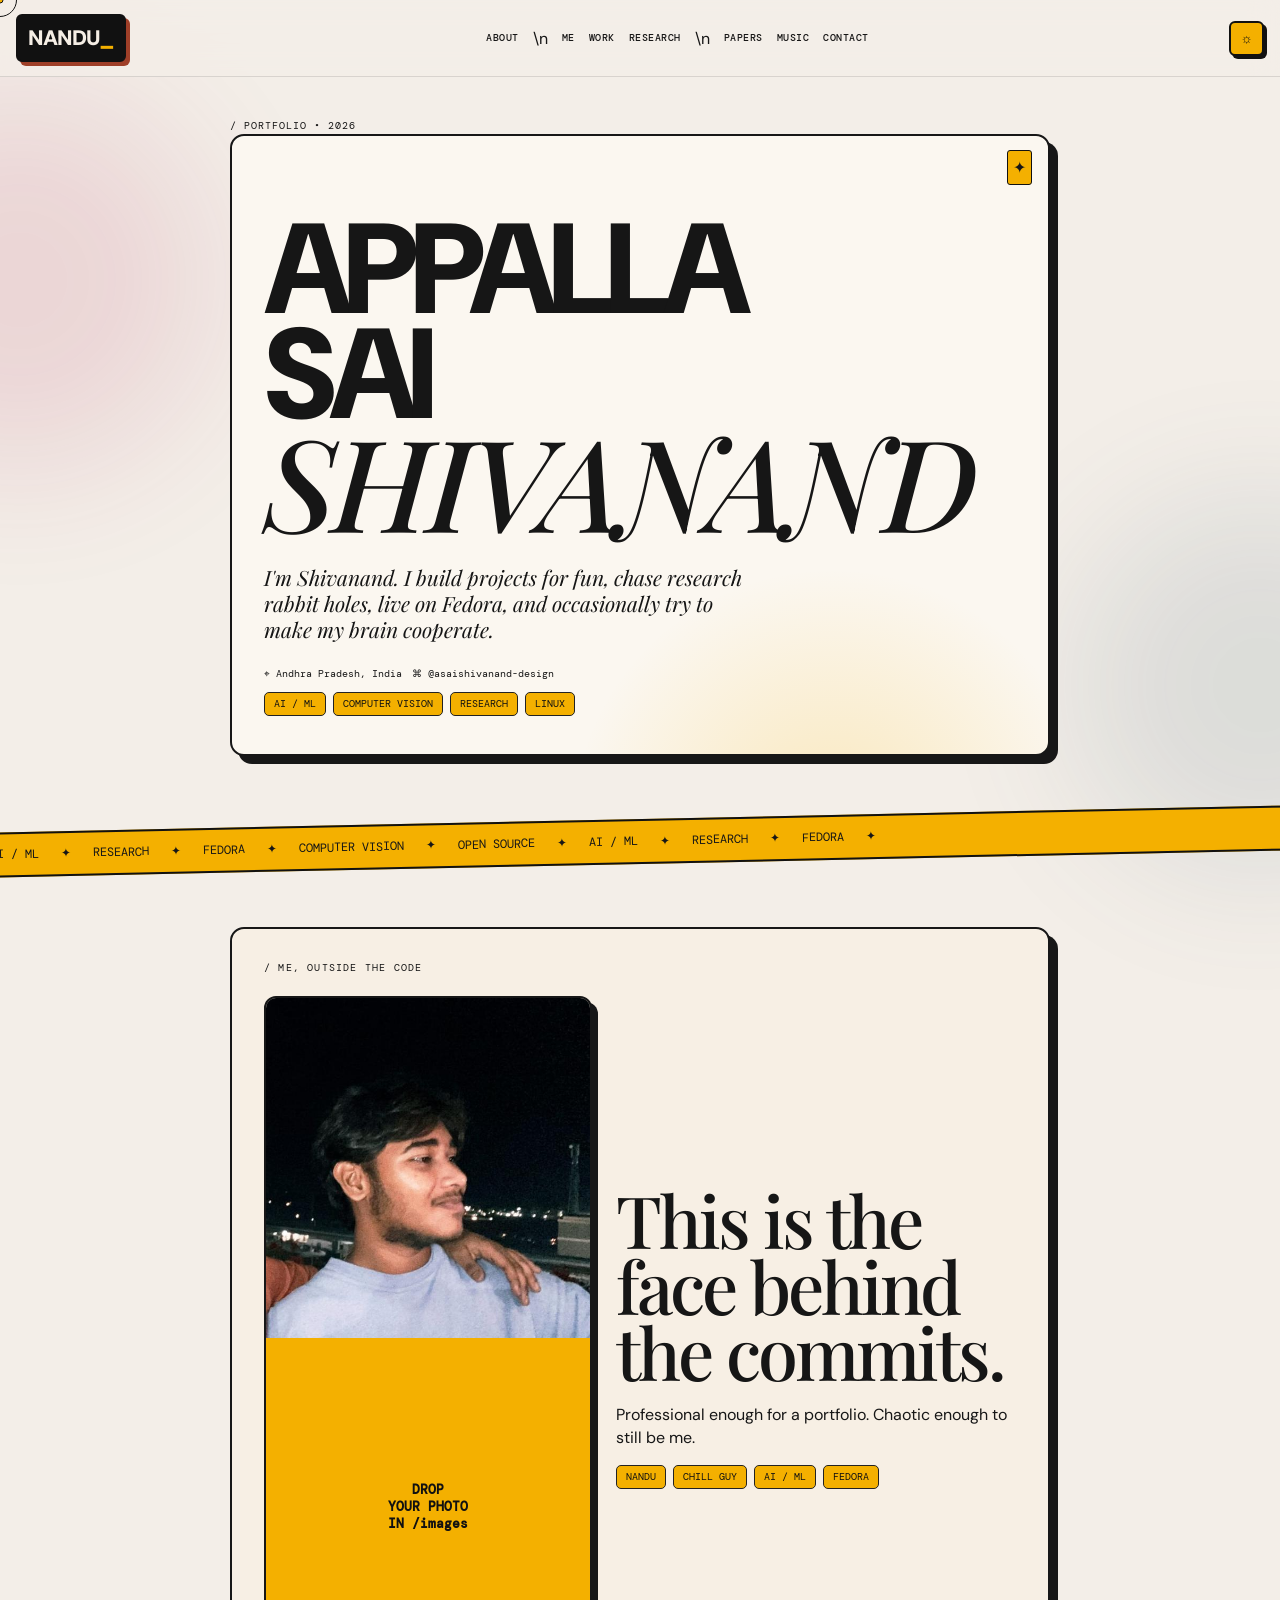
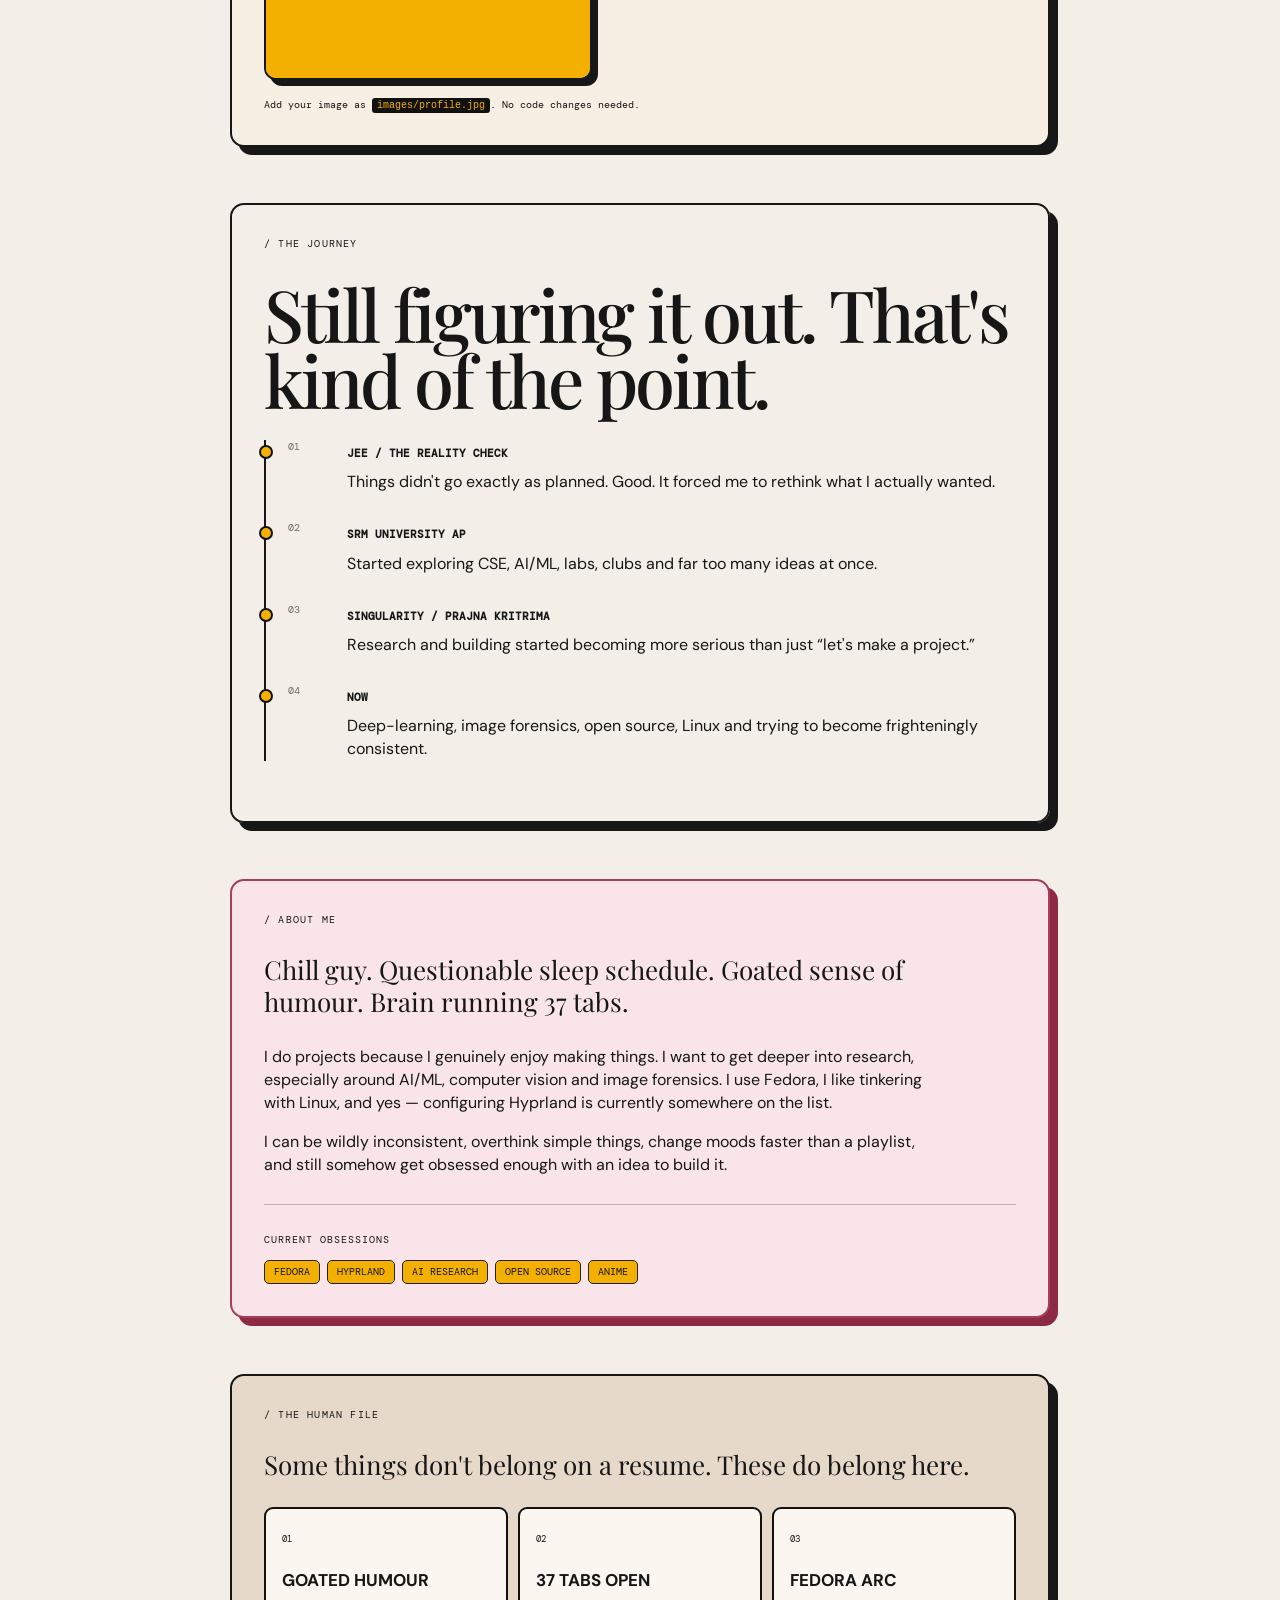
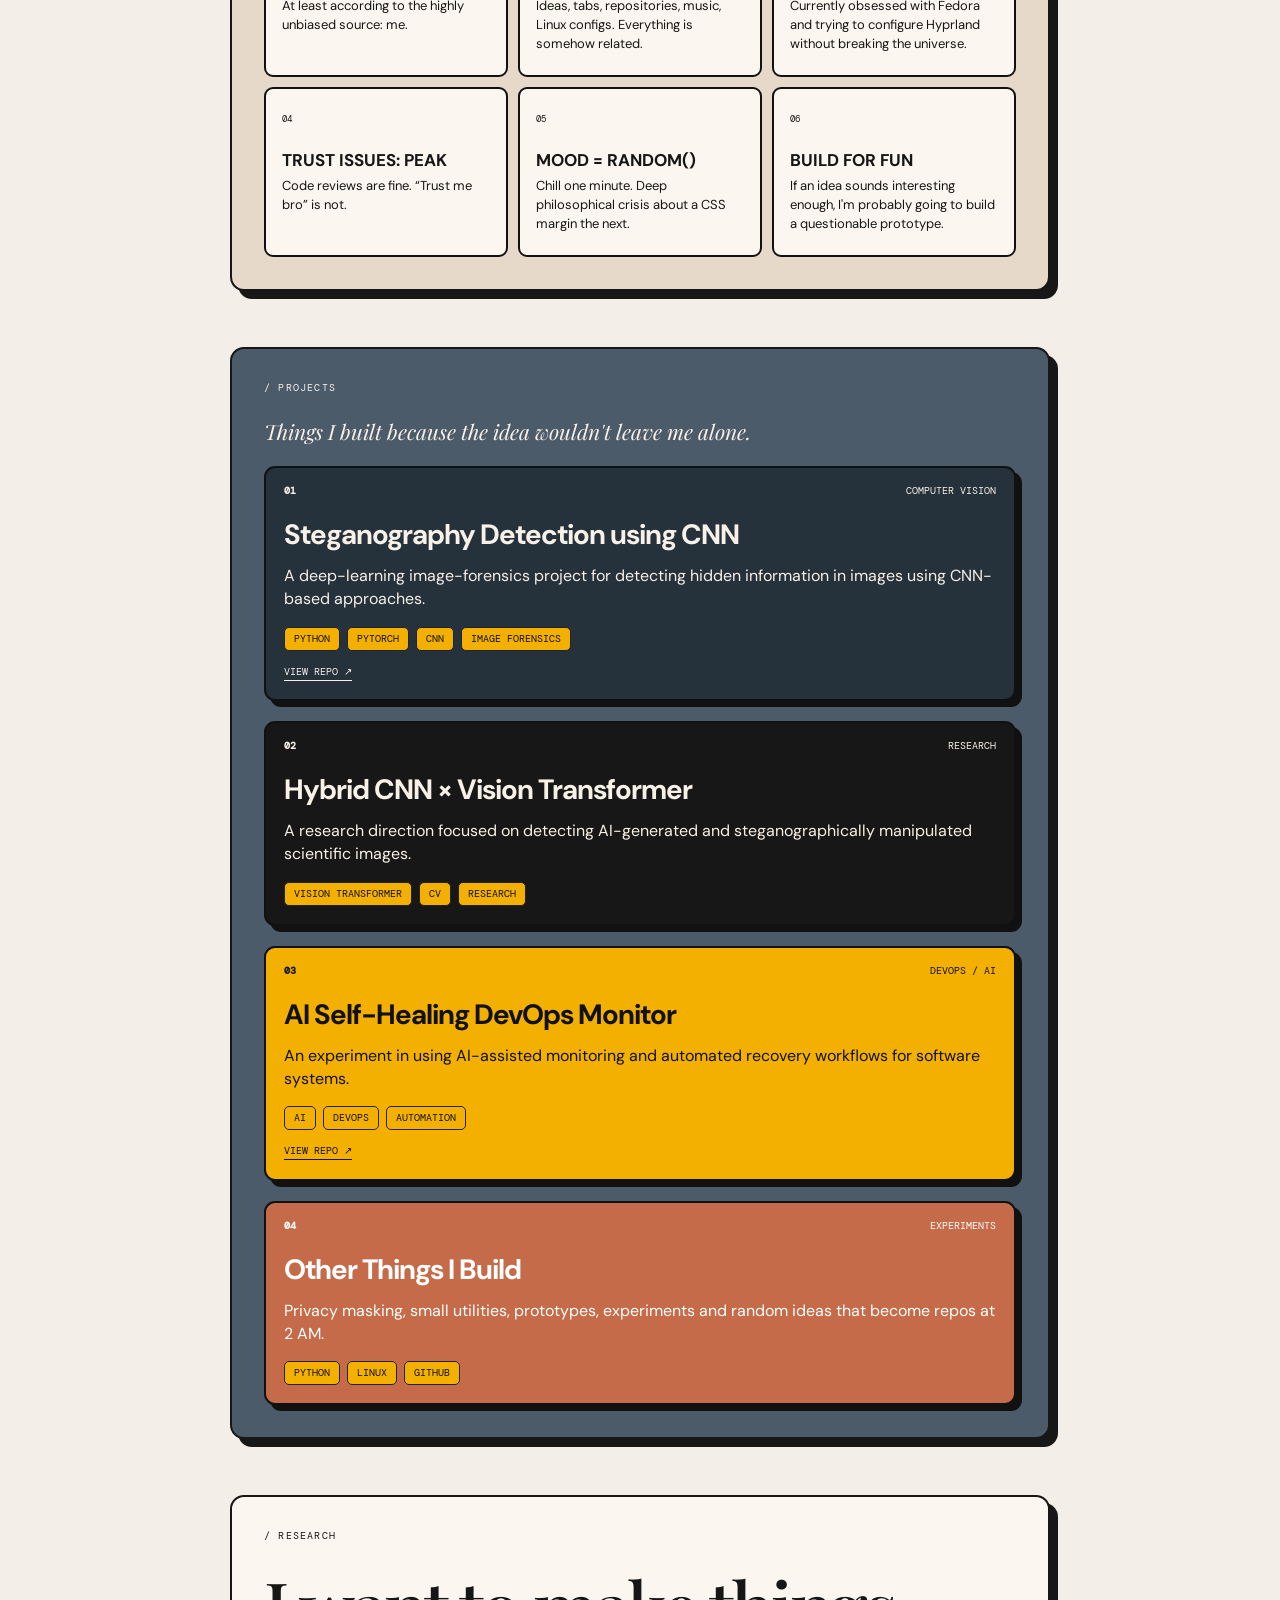
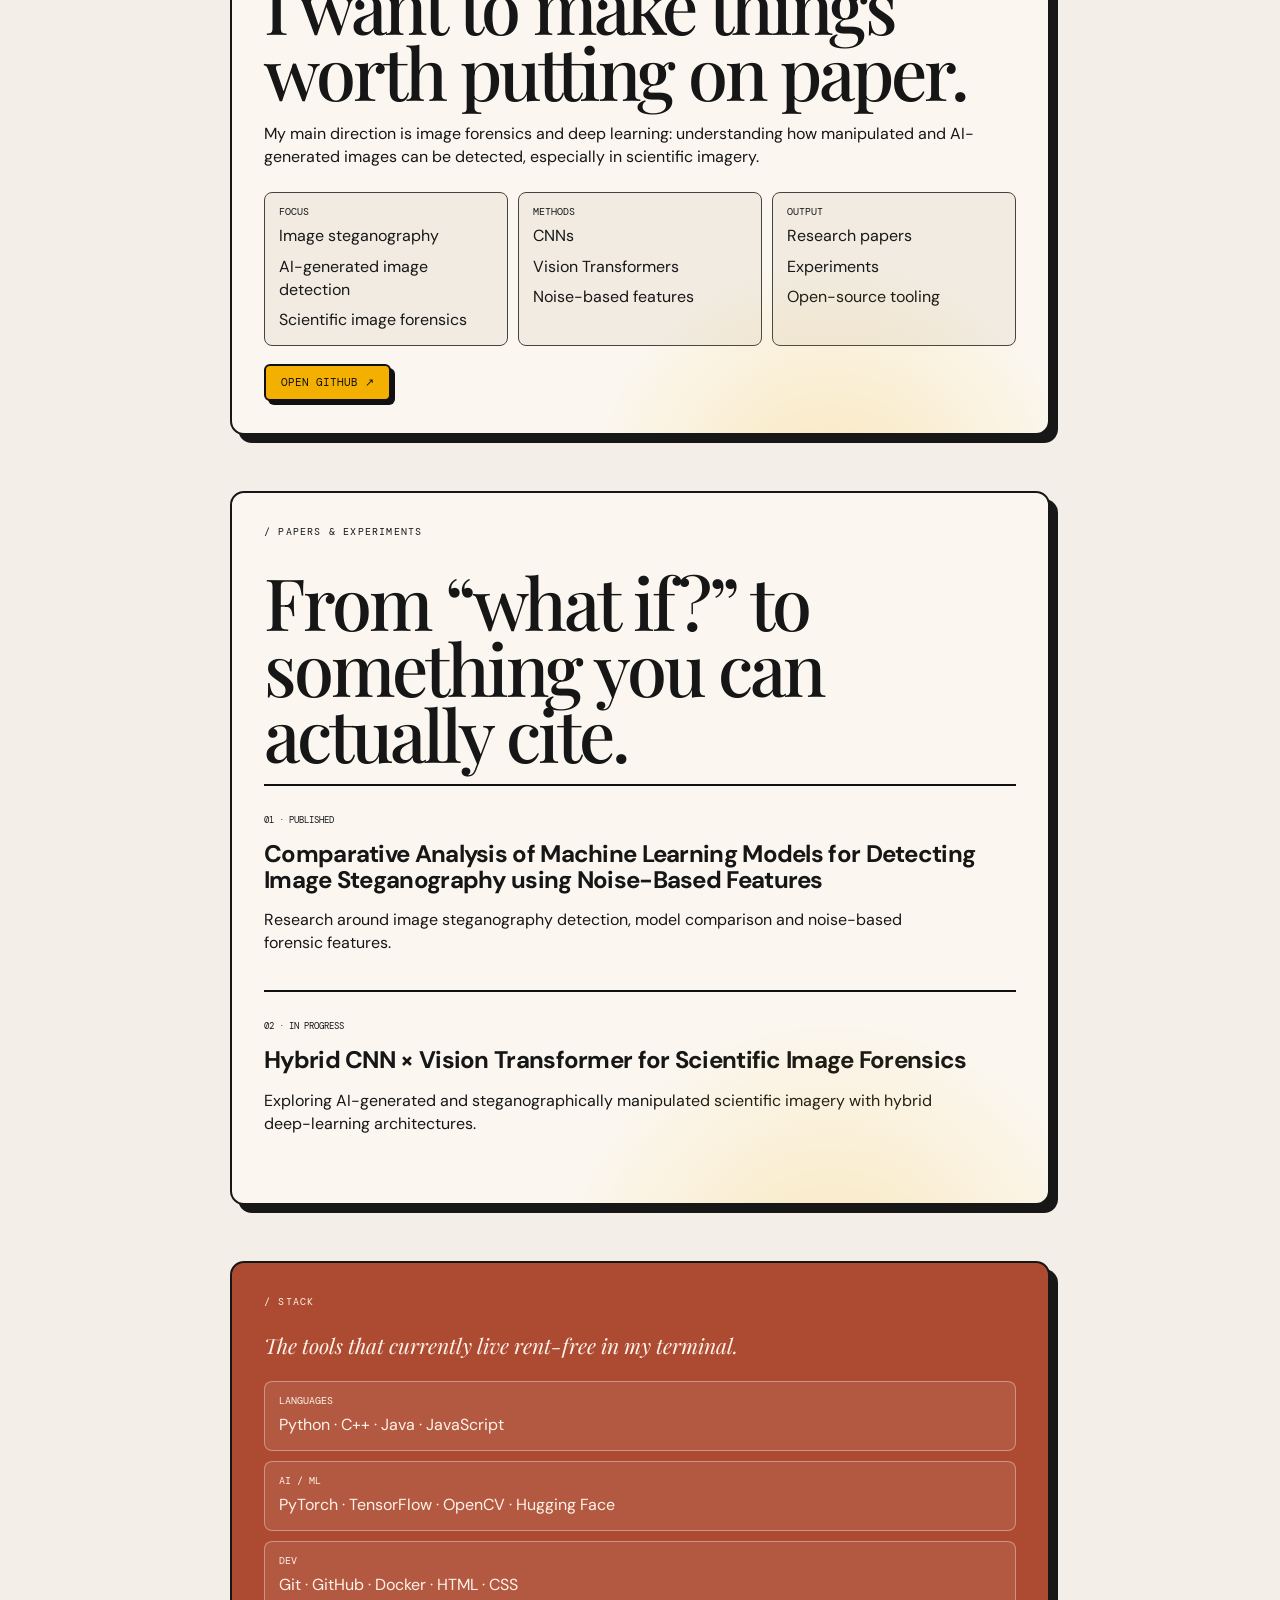
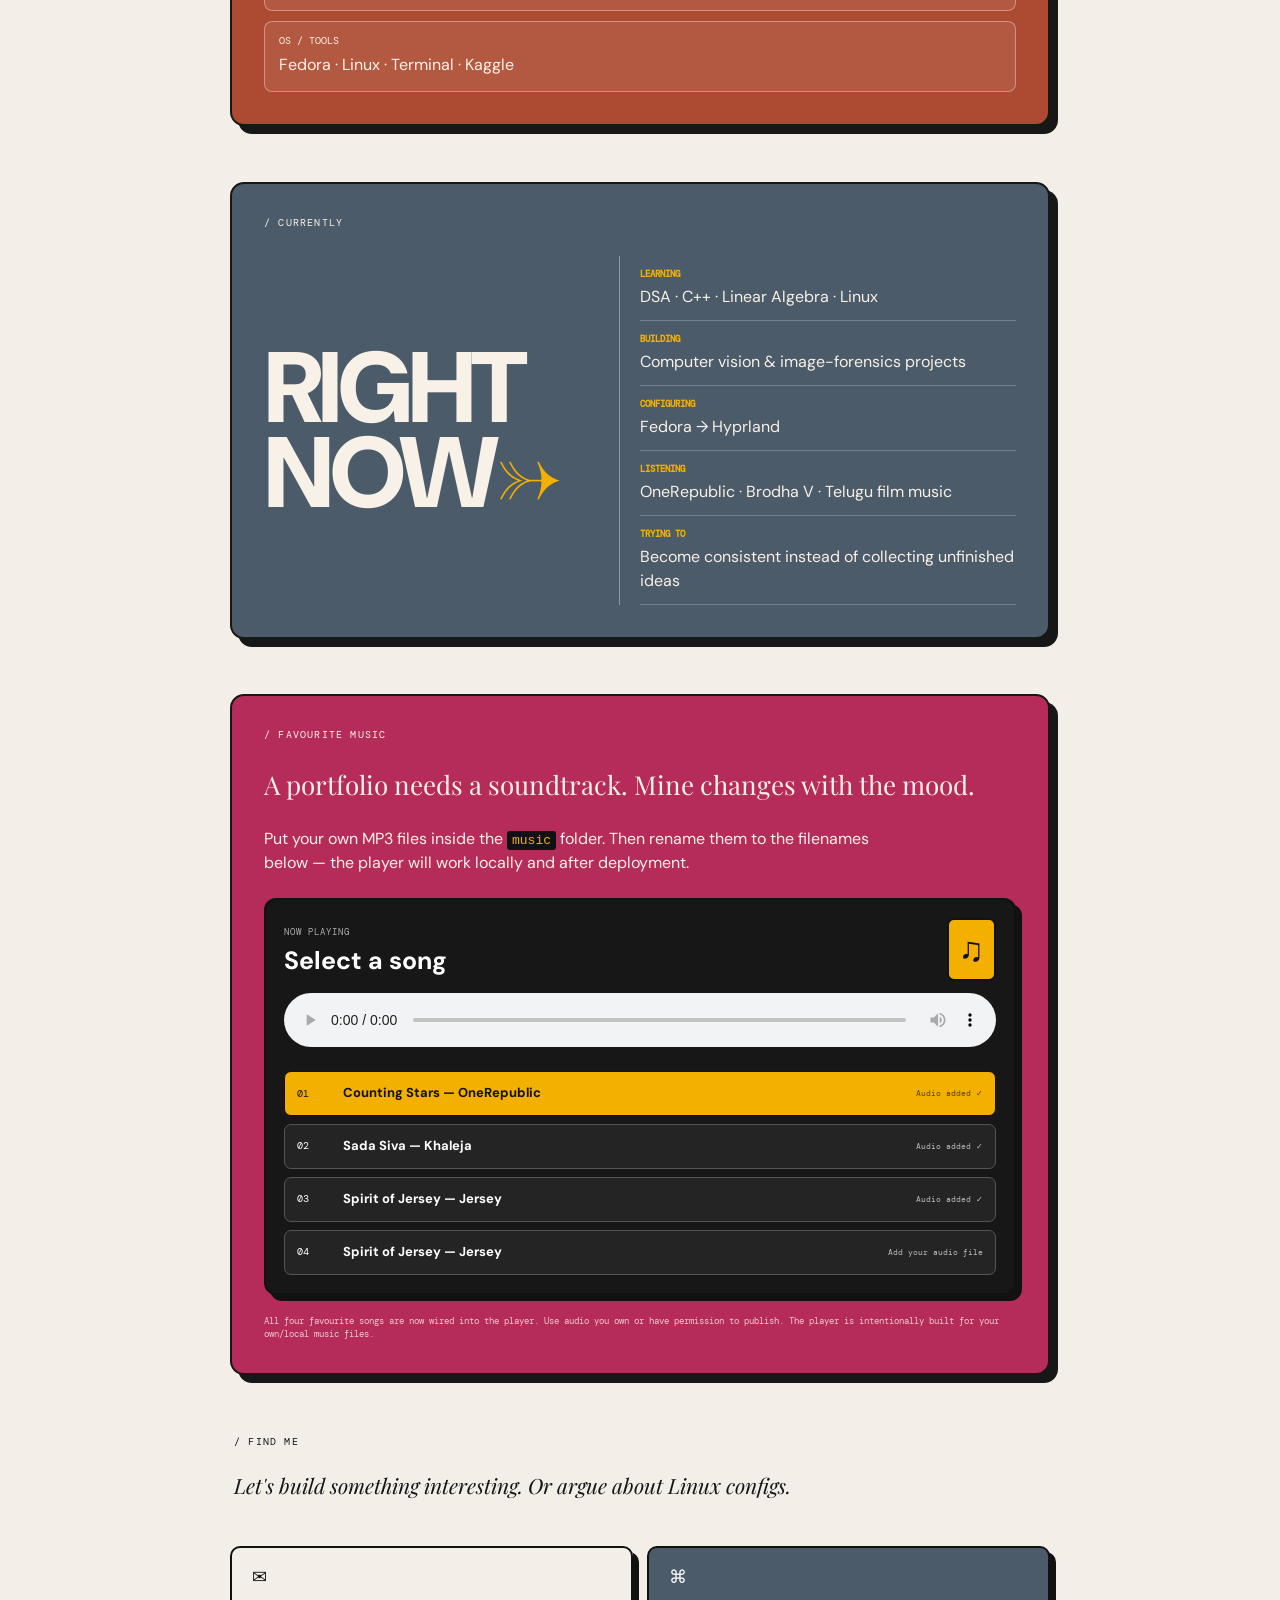
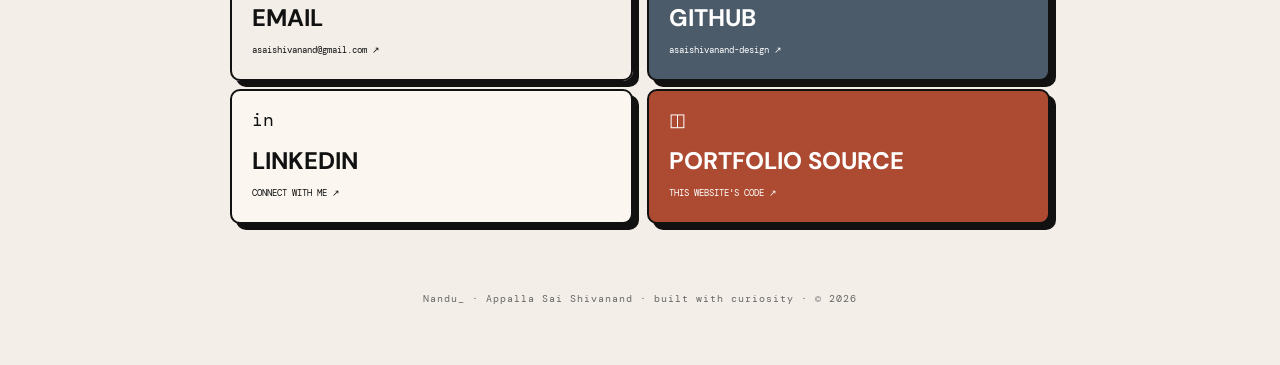
<file: index_backup.html>
<!DOCTYPE html>
<html lang="en">
<head>
  <meta charset="UTF-8" />
  <meta name="viewport" content="width=device-width, initial-scale=1.0" />
  <title>Appalla Sai Shivanand — Portfolio</title>
  <meta name="description" content="Appalla Sai Shivanand's personal portfolio — AI/ML, research, projects, Linux and experiments." />
  <link rel="preconnect" href="https://fonts.googleapis.com">
  <link rel="preconnect" href="https://fonts.gstatic.com" crossorigin>
  <link href="https://fonts.googleapis.com/css2?family=DM+Mono:wght@400;500&family=DM+Sans:wght@400;500;600;700;800&family=Playfair+Display:ital,wght@0,500;0,600;1,500;1,600&display=swap" rel="stylesheet">
  <link rel="stylesheet" href="style.css" />
</head>
<body>
  <div class="scroll-progress"></div>
  <div class="cursor-dot"></div>
  <div class="cursor-ring"></div>
  <div class="ambient ambient-one"></div>
  <div class="ambient ambient-two"></div>
  <div id="loader"><span>LOADING / NANDU_</span></div>
  <header class="topbar">
    <a class="logo" href="#home">NANDU<span>_</span></a>
    <nav class="navlinks">
      <a href="#about">ABOUT</a>\n      <a href="#photo">ME</a>
      <a href="#work">WORK</a>
      <a href="#research">RESEARCH</a>\n      <a href="#publications">PAPERS</a>
      <a href="#music">MUSIC</a>
      <a href="#contact">CONTACT</a>
    </nav>
    <button class="mode" type="button" onclick="toggleMode()">☼</button>
  </header>

  <main>
    <section id="home" class="section-pad hero">
      <div class="tag">/ PORTFOLIO • 2026</div>
      <div class="hero-card cream">
        <span class="corner">✦</span>
        <div class="hero-copy">
          <h1>APPALLA<br>SAI<br><em>SHIVANAND</em></h1>
          <p class="hero-line">I'm Shivanand. I build projects for fun, chase research rabbit holes, live on Fedora, and occasionally try to make my brain cooperate.</p>
          <div class="meta-row">
            <span>⌖ Andhra Pradesh, India</span>
            <span>⌘ @asaishivanand-design</span>
          </div>
          <div class="chips hero-chips">
            <span>AI / ML</span><span>COMPUTER VISION</span><span>RESEARCH</span><span>LINUX</span>
          </div>
        </div>
      </div>
    </section>

    <div class="marquee" aria-hidden="true">
      <div class="marquee-track">
        <span>AI / ML</span><i>✦</i><span>RESEARCH</span><i>✦</i><span>FEDORA</span><i>✦</i>
        <span>COMPUTER VISION</span><i>✦</i><span>OPEN SOURCE</span><i>✦</i><span>AI / ML</span><i>✦</i>
        <span>RESEARCH</span><i>✦</i><span>FEDORA</span><i>✦</i>
      </div>
    </div>

    <section id="photo" class="section-pad">
      <div class="hero-card photo-section">
        <div class="section-kicker">/ ME, OUTSIDE THE CODE</div>
        <div class="photo-layout">
          <div class="portrait-frame">
            <img id="profilePhoto" src="images/profile.jpg" alt="Portrait of Appalla Sai Shivanand"
                 onerror="this.style.display='none';document.getElementById('photoFallback').style.display='grid';">
            <div id="photoFallback" class="photo-placeholder">DROP<br>YOUR PHOTO<br>IN /images</div>
          </div>
          <div class="photo-copy">
            <p class="display">This is the face behind the commits.</p>
            <p>Professional enough for a portfolio. Chaotic enough to still be me.</p>
            <div class="chips"><span>NANDU</span><span>CHILL GUY</span><span>AI / ML</span><span>FEDORA</span></div>
          </div>
        </div>
        <div class="photo-note">Add your image as <code>images/profile.jpg</code>. No code changes needed.</div>
      </div>
    </section>

    <section id="journey" class="section-pad">
      <div class="hero-card journey-card reveal">
        <div class="section-kicker">/ THE JOURNEY</div>
        <p class="display">Still figuring it out. That's kind of the point.</p>
        <div class="timeline">
          <div class="timeline-item"><span>01</span><div><b>JEE / THE REALITY CHECK</b><p>Things didn't go exactly as planned. Good. It forced me to rethink what I actually wanted.</p></div></div>
          <div class="timeline-item"><span>02</span><div><b>SRM UNIVERSITY AP</b><p>Started exploring CSE, AI/ML, labs, clubs and far too many ideas at once.</p></div></div>
          <div class="timeline-item"><span>03</span><div><b>SINGULARITY / PRAJNA KRITRIMA</b><p>Research and building started becoming more serious than just “let's make a project.”</p></div></div>
          <div class="timeline-item"><span>04</span><div><b>NOW</b><p>Deep-learning, image forensics, open source, Linux and trying to become frighteningly consistent.</p></div></div>
        </div>
      </div>
    </section>

    <section id="about" class="section-pad">
      <div class="hero-card pink">
        <div class="section-kicker">/ ABOUT ME</div>
        <p class="big-copy">Chill guy. Questionable sleep schedule. Goated sense of humour. Brain running 37 tabs.</p>
        <p>I do projects because I genuinely enjoy making things. I want to get deeper into research, especially around AI/ML, computer vision and image forensics. I use Fedora, I like tinkering with Linux, and yes — configuring Hyprland is currently somewhere on the list.</p>
        <p>I can be wildly inconsistent, overthink simple things, change moods faster than a playlist, and still somehow get obsessed enough with an idea to build it.</p>
        <hr>
        <div class="small-label">CURRENT OBSESSIONS</div>
        <div class="chips"><span>FEDORA</span><span>HYPRLAND</span><span>AI RESEARCH</span><span>OPEN SOURCE</span><span>ANIME</span></div>
      </div>
    </section>

    <section id="life" class="section-pad">
      <div class="hero-card personality-card reveal">
        <div class="section-kicker">/ THE HUMAN FILE</div>
        <p class="big-copy">Some things don't belong on a resume. These do belong here.</p>
        <div class="personality-grid">
          <article><span>01</span><h3>GOATED HUMOUR</h3><p>At least according to the highly unbiased source: me.</p></article>
          <article><span>02</span><h3>37 TABS OPEN</h3><p>Ideas, tabs, repositories, music, Linux configs. Everything is somehow related.</p></article>
          <article><span>03</span><h3>FEDORA ARC</h3><p>Currently obsessed with Fedora and trying to configure Hyprland without breaking the universe.</p></article>
          <article><span>04</span><h3>TRUST ISSUES: PEAK</h3><p>Code reviews are fine. “Trust me bro” is not.</p></article>
          <article><span>05</span><h3>MOOD = RANDOM()</h3><p>Chill one minute. Deep philosophical crisis about a CSS margin the next.</p></article>
          <article><span>06</span><h3>BUILD FOR FUN</h3><p>If an idea sounds interesting enough, I'm probably going to build a questionable prototype.</p></article>
        </div>
      </div>
    </section>

    <section id="work" class="section-pad">
      <div class="hero-card blue">
        <div class="section-kicker">/ PROJECTS</div>
        <p class="italic">Things I built because the idea wouldn't leave me alone.</p>

        <article class="project">
          <div class="project-head"><b>01</b><span>COMPUTER VISION</span></div>
          <h2>Steganography Detection using CNN</h2>
          <p>A deep-learning image-forensics project for detecting hidden information in images using CNN-based approaches.</p>
          <div class="chips"><span>PYTHON</span><span>PYTORCH</span><span>CNN</span><span>IMAGE FORENSICS</span></div>
          <a class="mini-link" href="https://github.com/asaishivanand-design/steganography-detection-cnn" target="_blank" rel="noreferrer">VIEW REPO ↗</a>
        </article>

        <article class="project dark">
          <div class="project-head"><b>02</b><span>RESEARCH</span></div>
          <h2>Hybrid CNN × Vision Transformer</h2>
          <p>A research direction focused on detecting AI-generated and steganographically manipulated scientific images.</p>
          <div class="chips"><span>VISION TRANSFORMER</span><span>CV</span><span>RESEARCH</span></div>
        </article>

        <article class="project yellow">
          <div class="project-head"><b>03</b><span>DEVOPS / AI</span></div>
          <h2>AI Self-Healing DevOps Monitor</h2>
          <p>An experiment in using AI-assisted monitoring and automated recovery workflows for software systems.</p>
          <div class="chips"><span>AI</span><span>DEVOPS</span><span>AUTOMATION</span></div>
          <a class="mini-link" href="https://github.com/asaishivanand-design/ai-self-healing-devops-monitor" target="_blank" rel="noreferrer">VIEW REPO ↗</a>
        </article>

        <article class="project rust-card">
          <div class="project-head"><b>04</b><span>EXPERIMENTS</span></div>
          <h2>Other Things I Build</h2>
          <p>Privacy masking, small utilities, prototypes, experiments and random ideas that become repos at 2 AM.</p>
          <div class="chips"><span>PYTHON</span><span>LINUX</span><span>GITHUB</span></div>
        </article>
      </div>
    </section>

    <section id="research" class="section-pad">
      <div class="hero-card cream">
        <div class="section-kicker">/ RESEARCH</div>
        <p class="display">I want to make things worth putting on paper.</p>
        <p>My main direction is image forensics and deep learning: understanding how manipulated and AI-generated images can be detected, especially in scientific imagery.</p>
        <div class="research-grid">
          <div><b>FOCUS</b><span>Image steganography</span><span>AI-generated image detection</span><span>Scientific image forensics</span></div>
          <div><b>METHODS</b><span>CNNs</span><span>Vision Transformers</span><span>Noise-based features</span></div>
          <div><b>OUTPUT</b><span>Research papers</span><span>Experiments</span><span>Open-source tooling</span></div>
        </div>
        <a class="button" href="https://github.com/asaishivanand-design" target="_blank" rel="noreferrer">OPEN GITHUB ↗</a>
      </div>
    </section>

    <section id="publications" class="section-pad">
      <div class="hero-card cream reveal">
        <div class="section-kicker">/ PAPERS & EXPERIMENTS</div>
        <p class="display">From “what if?” to something you can actually cite.</p>
        <div class="publication">
          <span>01 · PUBLISHED</span>
          <h3>Comparative Analysis of Machine Learning Models for Detecting Image Steganography using Noise-Based Features</h3>
          <p>Research around image steganography detection, model comparison and noise-based forensic features.</p>
        </div>
        <div class="publication">
          <span>02 · IN PROGRESS</span>
          <h3>Hybrid CNN × Vision Transformer for Scientific Image Forensics</h3>
          <p>Exploring AI-generated and steganographically manipulated scientific imagery with hybrid deep-learning architectures.</p>
        </div>
      </div>
    </section>

    <section id="stack" class="section-pad">
      <div class="hero-card rust">
        <div class="section-kicker">/ STACK</div>
        <p class="italic">The tools that currently live rent-free in my terminal.</p>
        <div class="stack-grid">
          <div><b>LANGUAGES</b><span>Python · C++ · Java · JavaScript</span></div>
          <div><b>AI / ML</b><span>PyTorch · TensorFlow · OpenCV · Hugging Face</span></div>
          <div><b>DEV</b><span>Git · GitHub · Docker · HTML · CSS</span></div>
          <div><b>OS / TOOLS</b><span>Fedora · Linux · Terminal · Kaggle</span></div>
        </div>
      </div>
    </section>

    <section id="now" class="section-pad">
      <div class="hero-card now-card reveal">
        <div class="section-kicker">/ CURRENTLY</div>
        <div class="now-grid">
          <div class="now-big">RIGHT<br>NOW<span>→</span></div>
          <div class="now-list">
            <p><b>LEARNING</b><span>DSA · C++ · Linear Algebra · Linux</span></p>
            <p><b>BUILDING</b><span>Computer vision & image-forensics projects</span></p>
            <p><b>CONFIGURING</b><span>Fedora → Hyprland</span></p>
            <p><b>LISTENING</b><span>OneRepublic · Brodha V · Telugu film music</span></p>
            <p><b>TRYING TO</b><span>Become consistent instead of collecting unfinished ideas</span></p>
          </div>
        </div>
      </div>
    </section>

    <section id="music" class="section-pad">
      <div class="hero-card magenta music-card">
        <div class="section-kicker">/ FAVOURITE MUSIC</div>
        <p class="big-copy">A portfolio needs a soundtrack. Mine changes with the mood.</p>
        <p class="music-note">Put your own MP3 files inside the <code>music</code> folder. Then rename them to the filenames below — the player will work locally and after deployment.</p>

        <div class="player">
          <div class="player-top">
            <div>
              <span class="now-label">NOW PLAYING</span>
              <h3 id="trackTitle">Select a song</h3>
            </div>
            <div class="player-symbol">♫</div>
          </div>
          <audio id="audioPlayer" controls preload="metadata"></audio>
          <div class="track-list">
            <button class="track active" type="button" data-src="music/song-01.mp3" data-title="Counting Stars — OneRepublic">
              <span>01</span><b>Counting Stars — OneRepublic</b><small>Audio added ✓</small>
            </button>
            <button class="track" type="button" data-src="music/song-02.mp3" data-title="Om — Brodha V">
              <span>02</span><b>Sada Siva — Khaleja</b><small>Audio added ✓</small>
            </button>
            <button class="track" type="button" data-src="music/song-03.mp3" data-title="Sada Siva — Khaleja">
              <span>03</span><b>Spirit of Jersey — Jersey</b><small>Audio added ✓</small>
            </button>
            <button class="track" type="button" data-src="music/song-04.mp3" data-title="Spirit of Jersey — Jersey">
              <span>04</span><b>Spirit of Jersey — Jersey</b><small>Add your audio file</small>
            </button>
          </div>
        </div>

        <div class="music-warning">All four favourite songs are now wired into the player. Use audio you own or have permission to publish. The player is intentionally built for your own/local music files.</div>
      </div>
    </section>

    <section id="contact" class="section-pad contact">
      <div class="contact-intro"><div class="section-kicker">/ FIND ME</div><p class="italic">Let's build something interesting. Or argue about Linux configs.</p></div>
      <a class="contact-card yellow" href="mailto:asaishivanand@gmail.com"><span>✉</span><b>EMAIL</b><small>asaishivanand@gmail.com ↗</small></a>
      <a class="contact-card blue" href="https://github.com/asaishivanand-design" target="_blank" rel="noreferrer"><span>⌘</span><b>GITHUB</b><small>asaishivanand-design ↗</small></a>
      <a class="contact-card cream" href="https://www.linkedin.com/in/sai-shivanand-appalla-9398b3321/" target="_blank" rel="noreferrer"><span>in</span><b>LINKEDIN</b><small>CONNECT WITH ME ↗</small></a>
      <a class="contact-card rust" href="https://github.com/asaishivanand-design/portfolio" target="_blank" rel="noreferrer"><span>◫</span><b>PORTFOLIO SOURCE</b><small>THIS WEBSITE'S CODE ↗</small></a>
    </section>

    <footer>Nandu_ · Appalla Sai Shivanand · built with curiosity · © 2026</footer>
  </main>
  <script src="script.js"></script>
</body>
</html>
</file>
<file: style.css>
*{box-sizing:border-box}html{scroll-behavior:smooth}body{margin:0;background:#f3eee8;color:#161616;font-family:"DM Sans",sans-serif;line-height:1.45;transition:.35s}body.dark{background:#171717;color:#f6efe7}.topbar{position:sticky;top:0;z-index:50;display:flex;align-items:center;justify-content:space-between;gap:12px;padding:14px 16px;background:rgba(243,238,232,.95);backdrop-filter:blur(14px);border-bottom:1px solid #d7d0c8}.dark .topbar{background:rgba(23,23,23,.95);border-color:#444}.logo{font-weight:900;font-size:21px;letter-spacing:-1px;background:#111;color:#f5eee5;padding:7px 10px;border:2px solid #111;border-radius:6px;box-shadow:4px 4px 0 #9f3f28;text-decoration:none}.logo span{color:#f4b000}.navlinks{display:none;gap:14px;align-items:center}.navlinks a{font:500 10px/1 "DM Mono",monospace;text-decoration:none;color:inherit;letter-spacing:.5px}.mode{border:2px solid #111;background:#f4b000;color:#111;border-radius:6px;width:35px;height:35px;cursor:pointer;box-shadow:3px 3px #111}.dark .mode{border-color:#eee;box-shadow:3px 3px #eee}.section-pad{width:min(820px,100%);margin:auto;padding:28px 16px}.hero{padding-top:36px}.tag,.section-kicker,.small-label,.photo-caption,footer{font-family:"DM Mono",monospace;font-size:10px;letter-spacing:1px}.hero-card{position:relative;border:2px solid #171717;border-radius:14px;padding:20px;box-shadow:8px 8px 0 #171717;overflow:hidden}.dark .hero-card.cream{background:#eee5da;color:#171717}.cream{background:#fbf7f0}.pink{background:#f9e5e9;border-color:#a63e59;box-shadow:8px 8px 0 #8c2943}.blue{background:#4c5b6a;color:#f8f1e7}.rust{background:#ad4b32;color:#fff3e9}.magenta{background:#b52c5b;color:#fff2e8}.hero-card h1{font-size:clamp(56px,14vw,118px);line-height:.82;letter-spacing:-6px;margin:48px 0 20px;font-weight:900}.hero-card h1 em{font-family:"Playfair Display",serif;font-weight:500;letter-spacing:-4px}.hero-line{font:italic 21px/1.25 "Playfair Display",serif;max-width:620px}.meta-row{display:flex;gap:10px;flex-wrap:wrap;font:10px/1.2 "DM Mono",monospace;margin:25px 0 10px}.chips{display:flex;gap:7px;flex-wrap:wrap;margin-top:12px}.chips span{padding:6px 9px;border-radius:5px;border:1px solid #222;background:#f4b000;color:#111;font:10px/1 "DM Mono",monospace}.hero-chips{margin-bottom:6px}.portrait-wrap{margin-top:20px}.portrait-frame{border:2px solid #222;border-radius:10px;overflow:hidden;background:linear-gradient(135deg,#7f8a90,#ddd5ca 52%,#68747a);min-height:320px}.portrait-frame img{width:100%;height:100%;min-height:320px;display:block;object-fit:cover}.photo-placeholder{min-height:320px;display:grid;place-items:center;text-align:center;font:600 12px/1.3 "DM Mono",monospace;background:#f4b000}.photo-caption{margin-top:8px}.corner{position:absolute;right:16px;top:14px;background:#f4b000;border:1px solid #111;padding:5px;border-radius:3px}.big-copy{font:26px/1.25 "Playfair Display",serif}.pink p{max-width:680px}.pink hr{border:0;border-top:1px solid #d3a5ae;margin:28px 0}.italic{font:italic 21px/1.35 "Playfair Display",serif}.project{margin-top:20px;background:#25313b;border:2px solid #111;border-radius:11px;padding:18px;box-shadow:6px 6px #111;transition:transform .35s}.project:hover{transform:translateY(-6px) rotate(-.5deg)}.project.dark{background:#171717}.project.yellow{background:#f4b000;color:#111}.project.rust-card{background:#c56b49;color:#fff}.project-head{display:flex;justify-content:space-between;font:10px/1 "DM Mono",monospace}.project h2{font-size:28px;line-height:.98;margin:25px 0 10px;letter-spacing:-1px}.mini-link{display:inline-block;margin-top:16px;color:inherit;text-decoration:none;font:10px/1 "DM Mono",monospace;border-bottom:1px solid currentColor;padding-bottom:3px}.display{font:500 clamp(42px,9vw,72px)/.92 "Playfair Display",serif;letter-spacing:-3px;margin:28px 0 18px}.research-grid{display:grid;gap:10px;margin-top:24px}.research-grid>div{border:1px solid #444;padding:14px;border-radius:8px;background:#f1ebe2;color:#171717}.research-grid b,.research-grid span{display:block}.research-grid b{font:10px/1 "DM Mono",monospace}.research-grid span{margin-top:7px}.button{display:inline-block;margin-top:18px;padding:11px 15px;background:#f4b000;color:#111;border:2px solid #111;border-radius:6px;text-decoration:none;font:11px/1 "DM Mono",monospace;box-shadow:4px 4px #111}.stack-grid{display:grid;gap:10px;margin-top:22px}.stack-grid div{border:1px solid rgba(255,255,255,.35);padding:14px;border-radius:8px;background:rgba(255,255,255,.08)}.stack-grid b,.stack-grid span{display:block}.stack-grid b{font:10px/1 "DM Mono",monospace}.stack-grid span{margin-top:7px}.music-list{display:grid;gap:10px;margin-top:20px}.music-list>div{display:grid;grid-template-columns:42px 1fr;gap:2px 10px;padding:13px 0;border-bottom:1px solid rgba(255,255,255,.28)}.music-list span{grid-row:1 / span 2;font:11px/1 "DM Mono",monospace;padding-top:3px}.music-list b{font:12px/1 "DM Mono",monospace}.music-list small{font-size:12px;opacity:.9}.contact{padding-top:14px}.contact-intro{padding:18px 4px}.contact-card{display:block;position:relative;text-decoration:none;color:#111;border:2px solid #111;border-radius:10px;padding:20px;margin:13px 0;min-height:118px;box-shadow:6px 6px #111;transition:transform .25s}.contact-card:hover{transform:translateY(-5px) rotate(-.3deg)}.contact-card span{display:block;font:18px/1 "DM Mono",monospace}.contact-card b{display:block;font-size:24px;margin-top:15px}.contact-card small{font:9px/1 "DM Mono",monospace}.contact-card.blue,.contact-card.rust{color:#fff}.dark .contact-card.cream{background:#eee5da;color:#171717}footer{text-align:center;padding:40px 20px 60px;color:#666}.dark footer{color:#aaa}#loader{position:fixed;inset:0;z-index:1000;background:#f3eee8;display:grid;place-items:center;font:11px "DM Mono",monospace;letter-spacing:1px;transition:opacity .5s}.dark #loader{background:#171717;color:#eee}.fade{opacity:0;transform:translateY(40px);transition:opacity .8s ease,transform .8s ease}.fade.show{opacity:1;transform:none}@media(min-width:800px){.navlinks{display:flex}.section-pad{padding-left:0;padding-right:0}.hero-card{padding:32px}.hero-card h1{margin-top:50px}.portrait-wrap{position:absolute;right:32px;top:32px;width:240px}.hero-copy{padding-right:270px}.portrait-frame,.photo-placeholder,.portrait-frame img{min-height:360px}.research-grid{grid-template-columns:repeat(3,1fr)}.music-list{grid-template-columns:1fr 1fr;column-gap:24px}.contact{display:grid;grid-template-columns:1fr 1fr;gap:8px 14px}.contact-intro{grid-column:1/-1}.contact-card{margin:0}}


/* V3 — separate portrait + real music player */
.photo-section { background:#f7efe4; }
.photo-layout { display:grid; grid-template-columns:minmax(220px, .9fr) 1.1fr; gap:24px; align-items:center; margin-top:20px; }
.portrait-frame { border:2px solid #171717; border-radius:12px; overflow:hidden; background:#d8d1c7; box-shadow:6px 6px #171717; min-height:340px; display:grid; place-items:center; }
.portrait-frame img { width:100%; height:100%; min-height:340px; object-fit:cover; display:block; }
.photo-placeholder { width:100%; height:100%; min-height:340px; display:grid; place-items:center; text-align:center; font-family:"DM Mono",monospace; font-size:13px; background:#f4b000; color:#111; }
.photo-copy .display { margin-top:0; }
.photo-note { margin-top:18px; font-family:"DM Mono",monospace; font-size:10px; }
.photo-note code,.music-note code { background:#111; color:#f4b000; padding:2px 5px; border-radius:3px; }

.music-note { max-width:650px; }
.player { margin-top:24px; padding:18px; background:#171717; border:2px solid #111; border-radius:12px; box-shadow:6px 6px #111; color:#fff; }
.player-top { display:flex; justify-content:space-between; align-items:flex-start; gap:16px; }
.now-label { font-family:"DM Mono",monospace; font-size:9px; letter-spacing:1px; opacity:.65; }
.player h3 { margin:7px 0 16px; font-size:25px; line-height:1; }
.player-symbol { font-size:34px; background:#f4b000; color:#111; border:2px solid #111; border-radius:7px; padding:5px 10px; }
.player audio { width:100%; margin:4px 0 18px; }
.track-list { display:grid; gap:8px; }
.track { width:100%; display:grid; grid-template-columns:36px 1fr auto; gap:10px; align-items:center; text-align:left; padding:12px; border:1px solid #555; border-radius:7px; background:#242424; color:#fff; cursor:pointer; font:inherit; }
.track:hover,.track.active { background:#f4b000; color:#111; border-color:#111; }
.track span { font-family:"DM Mono",monospace; font-size:10px; }
.track b { font-size:13px; }
.track small { font-family:"DM Mono",monospace; font-size:8px; opacity:.7; }
.music-warning { margin-top:20px; font-family:"DM Mono",monospace; font-size:9px; opacity:.8; }

@media(max-width:700px){
  .photo-layout { grid-template-columns:1fr; }
  .portrait-frame,.portrait-frame img,.photo-placeholder { min-height:420px; }
  .track { grid-template-columns:30px 1fr; }
  .track small { grid-column:2; }
}


/* V4 — bigger editorial experience + animation system */
body { overflow-x:hidden; }
.scroll-progress{position:fixed;left:0;top:0;height:4px;width:0;background:#f4b000;z-index:10000;border-bottom:1px solid #111;}
.ambient{position:fixed;width:380px;height:380px;border-radius:50%;filter:blur(70px);opacity:.12;pointer-events:none;z-index:-1;}
.ambient-one{background:#b52c5b;top:10%;left:-170px;animation:floatA 13s ease-in-out infinite alternate;}
.ambient-two{background:#3f6377;right:-170px;top:55%;animation:floatB 16s ease-in-out infinite alternate;}
@keyframes floatA{to{transform:translate(130px,180px) scale(1.25)}}
@keyframes floatB{to{transform:translate(-120px,-160px) scale(.8)}}

.cursor-dot,.cursor-ring{position:fixed;pointer-events:none;z-index:99999;transform:translate(-50%,-50%);display:none;}
.cursor-dot{width:7px;height:7px;background:#f4b000;border:1px solid #111;border-radius:50%;}
.cursor-ring{width:34px;height:34px;border:1px solid #111;border-radius:50%;transition:width .2s,height .2s,background .2s;}
@media(pointer:fine){
  .cursor-dot,.cursor-ring{display:block;}
  body{cursor:none;}
  a,button{cursor:none;}
}

.marquee{overflow:hidden;border-top:2px solid #111;border-bottom:2px solid #111;background:#f4b000;transform:rotate(-1.2deg);margin:35px -10px;}
.marquee-track{width:max-content;display:flex;align-items:center;gap:22px;padding:12px 0;font-family:"DM Mono",monospace;font-size:12px;animation:marquee 22s linear infinite;}
.marquee i{font-style:normal;}
@keyframes marquee{to{transform:translateX(-50%)}}

.hero-card{transition:transform .35s ease,box-shadow .35s ease;}
.hero-card:hover{transform:translateY(-5px);box-shadow:9px 11px 0 #171717;}

.reveal{opacity:0;transform:translateY(55px);transition:opacity .8s ease,transform .9s cubic-bezier(.2,.8,.2,1);}
.reveal.visible{opacity:1;transform:none;}

.timeline{margin-top:28px;border-left:2px solid currentColor;padding-left:22px;}
.timeline-item{position:relative;display:grid;grid-template-columns:45px 1fr;gap:14px;margin:0 0 28px;}
.timeline-item:before{content:"";position:absolute;left:-29px;top:5px;width:10px;height:10px;background:#f4b000;border:2px solid #111;border-radius:50%;}
.timeline-item>span{font-family:"DM Mono",monospace;font-size:10px;opacity:.6;}
.timeline-item b{font-family:"DM Mono",monospace;font-size:11px;}
.timeline-item p{margin:7px 0 0;}

.personality-card{background:#e7d9ca;}
.personality-grid{display:grid;grid-template-columns:repeat(3,1fr);gap:10px;margin-top:24px;}
.personality-grid article{border:2px solid #111;background:#fbf7f0;padding:16px;border-radius:9px;min-height:170px;transition:.3s;}
.personality-grid article:hover{transform:rotate(-1deg) translateY(-6px);box-shadow:5px 5px #111;}
.personality-grid span{font-family:"DM Mono",monospace;font-size:9px;}
.personality-grid h3{font-size:17px;line-height:1;margin:24px 0 8px;}
.personality-grid p{font-size:13px;margin:0;}

.publication{border-top:2px solid #111;padding:20px 0;}
.publication span{font-family:"DM Mono",monospace;font-size:9px;}
.publication h3{font-size:24px;line-height:1.05;letter-spacing:-.7px;margin:12px 0;}
.publication p{max-width:680px;}

.now-card{background:#4c5b6a;color:#f8f1e7;}
.now-grid{display:grid;grid-template-columns:.9fr 1.1fr;gap:30px;align-items:center;margin-top:25px;}
.now-big{font-size:clamp(55px,11vw,100px);font-weight:900;line-height:.78;letter-spacing:-5px;}
.now-big span{font-family:"Playfair Display",serif;color:#f4b000;font-weight:400;}
.now-list{border-left:1px solid #8d99a4;padding-left:20px;}
.now-list p{border-bottom:1px solid #74818c;padding:12px 0;margin:0;}
.now-list b{display:block;font-family:"DM Mono",monospace;font-size:9px;color:#f4b000;}
.now-list span{display:block;margin-top:4px;}

.music-card{min-height:650px;}

@media(max-width:800px){
  .personality-grid{grid-template-columns:1fr 1fr;}
  .now-grid{grid-template-columns:1fr;}
  .now-big{font-size:76px;}
}
@media(max-width:520px){
  .personality-grid{grid-template-columns:1fr;}
  .timeline-item{grid-template-columns:35px 1fr;}
}


/* V5 — personality / exploration sections */
.anime-card{background:#f3e6d4;}
.anime-layout{display:grid;grid-template-columns:1.1fr .9fr;gap:30px;align-items:center;margin-top:22px;}
.anime-title span{font-family:"DM Mono",monospace;font-size:10px;}
.anime-title p{font-family:"DM Mono",monospace;font-size:10px;margin:35px 0 8px;}
.anime-title h2{font-size:clamp(34px,7vw,72px);line-height:.83;letter-spacing:-3px;margin:0;}
.anime-copy{border-left:2px solid #111;padding-left:25px;}
.slime-orb{width:110px;height:110px;border-radius:50%;display:grid;place-items:center;text-align:center;background:#70cbb5;border:2px solid #111;box-shadow:6px 6px #111;font-weight:800;font-size:18px;margin-bottom:30px;}
.anime-copy .big-copy{margin-top:0;}

.lab-card{background:#283641;color:#f7f1e7;}
.lab-grid{display:grid;grid-template-columns:1fr 1fr;gap:12px;margin-top:25px;}
.lab-grid article{border:2px solid #111;border-radius:9px;background:#3e4e5b;padding:20px;transition:.3s;}
.lab-grid article:hover{transform:translateY(-8px) rotate(.5deg);box-shadow:6px 6px #f4b000;}
.lab-grid span,.repo-grid small{font-family:"DM Mono",monospace;font-size:9px;color:#f4b000;}
.lab-grid h3{font-size:23px;line-height:1;margin:25px 0 10px;}

.github-card{background:#f4b000;}
.github-head{display:flex;justify-content:space-between;gap:20px;align-items:end;margin-top:20px;}
.repo-grid{display:grid;grid-template-columns:repeat(3,1fr);gap:10px;margin-top:25px;}
.repo-grid a{display:flex;flex-direction:column;gap:8px;text-decoration:none;color:#111;background:#fbf7f0;border:2px solid #111;border-radius:8px;padding:15px;min-height:125px;transition:.3s;}
.repo-grid a:hover{transform:translateY(-7px);box-shadow:5px 5px #111;}
.repo-grid span{font-family:"DM Mono",monospace;font-size:9px;}
.repo-grid b{font-size:15px;line-height:1.05;}

.experiments-card{background:#ad4b32;color:#fff3e9;}
.experiment-stack{margin-top:25px;border-top:2px solid #111;}
.experiment{display:grid;grid-template-columns:45px 1fr 25px;gap:12px;align-items:center;border-bottom:1px solid rgba(17,17,17,.45);padding:18px 0;transition:.3s;}
.experiment:hover{padding-left:12px;background:#f4b000;color:#111;}
.experiment span{font-family:"DM Mono",monospace;font-size:9px;}
.experiment b{font-size:16px;}
.experiment i{font-style:normal;font-size:20px;}

.photography-card{background:#fbf7f0;}
.photo-wall{display:grid;grid-template-columns:1.4fr .7fr .7fr;grid-template-rows:180px 180px;gap:10px;margin-top:25px;}
.photo-tile{border:2px solid #111;border-radius:9px;overflow:hidden;display:grid;place-items:center;box-shadow:4px 4px #111;}
.main-photo{grid-row:1/3;}
.main-photo img{width:100%;height:100%;object-fit:cover;display:block;}
.text-tile{background:#ad4b32;color:white;font-family:"DM Mono",monospace;text-align:center;font-size:13px;font-weight:700;}
.yellow-tile{background:#f4b000;color:#111;}
.blue-tile{background:#4c5b6a;color:#fff;}
.guestbook-card{background:#e9d8df;}
.guestbook-layout{display:grid;grid-template-columns:.8fr 1.2fr;gap:25px;margin-top:25px;}
.guest-form{display:grid;gap:10px;}
.guest-form input,.guest-form textarea{font:inherit;border:2px solid #111;border-radius:7px;padding:12px;background:#fbf7f0;}
.guest-form textarea{min-height:120px;resize:vertical;}
.guest-form small{font-family:"DM Mono",monospace;font-size:8px;}
.guest-messages{display:grid;gap:10px;max-height:380px;overflow:auto;}
.guest-message{background:#fbf7f0;border:2px solid #111;border-radius:8px;padding:13px;box-shadow:4px 4px #111;}
.guest-message b{display:block;font-size:13px;}
.guest-message p{margin:7px 0 0;font-size:12px;}
.guest-message small{font-family:"DM Mono",monospace;font-size:8px;opacity:.6;}

.endless-zone{border:2px solid #111;border-radius:14px;background:#171717;color:#fff;padding:24px;min-height:700px;overflow:hidden;position:relative;box-shadow:8px 9px #111;}
.chaos-intro{font-size:clamp(55px,11vw,110px);font-weight:900;line-height:.78;letter-spacing:-5px;margin:35px 0 50px;}
.chaos-intro span{font-family:"Playfair Display",serif;color:#f4b000;font-weight:400;}
.chaos-stream{display:flex;flex-wrap:wrap;gap:12px;align-items:center;justify-content:center;transform:rotate(-3deg);}
.chaos-card{padding:18px 20px;border:2px solid #111;background:#f4b000;color:#111;border-radius:7px;font-family:"DM Mono",monospace;font-size:10px;box-shadow:5px 5px #f4b000;animation:bob 3s ease-in-out infinite alternate;}
.chaos-card:nth-child(2n){background:#ad4b32;color:#fff;animation-delay:.4s;}
.chaos-card:nth-child(3n){background:#4c5b6a;color:#fff;animation-delay:.8s;}
.chaos-card:nth-child(4n){background:#e9d8df;color:#111;animation-delay:1.1s;}
@keyframes bob{to{transform:translateY(-14px) rotate(2deg)}}

@media(max-width:800px){
  .anime-layout,.lab-grid,.github-head,.guestbook-layout{grid-template-columns:1fr;}
  .repo-grid{grid-template-columns:1fr 1fr;}
  .photo-wall{grid-template-columns:1fr 1fr;grid-template-rows:260px 130px;}
  .main-photo{grid-row:1/2;grid-column:1/3;}
}
@media(max-width:520px){
  .repo-grid{grid-template-columns:1fr;}
  .photo-wall{grid-template-columns:1fr 1fr;grid-template-rows:260px 130px;}
  .main-photo{grid-column:1/3;}
}


/* Portfolio v9: project and roadmap layout */
.project-grid,.roadmap-grid{display:grid;grid-template-columns:repeat(3,minmax(0,1fr));gap:1rem;margin-top:2rem}.project-card,.roadmap-grid>div{padding:1.4rem;border:1px solid var(--line,#333);border-radius:18px;background:rgba(255,255,255,.03)}.project-card h3,.roadmap-grid h3{margin:.5rem 0}.project-card p,.roadmap-grid p{opacity:.78;line-height:1.6}.project-card a{display:inline-block;margin-top:.8rem}.project-status,.roadmap-grid span{font-size:.72rem;letter-spacing:.12em;opacity:.65}@media(max-width:800px){.project-grid,.roadmap-grid{grid-template-columns:1fr}}
/* ===== V10 POLISH — editorial UI, interaction, accessibility ===== */
:root{--ink:#171717;--paper:#f3eee8;--accent:#f4b000;--muted:#6d6a66}
html{scroll-behavior:smooth;scroll-padding-top:90px}
body{background:var(--paper)}
.topbar{backdrop-filter:blur(14px);-webkit-backdrop-filter:blur(14px);background:rgba(243,238,232,.84)!important;border-bottom:1px solid rgba(23,23,23,.12)!important;transition:background .25s,box-shadow .25s}
.topbar.scrolled{box-shadow:0 8px 30px rgba(23,23,23,.08)}
.navlinks a{position:relative;transition:opacity .2s,transform .2s}
.navlinks a::after{content:"";position:absolute;left:0;right:0;bottom:-6px;height:2px;background:var(--accent);transform:scaleX(0);transform-origin:left;transition:transform .22s}
.navlinks a:hover::after,.navlinks a.active::after{transform:scaleX(1)}
.navlinks a.active{opacity:1}
.hero{padding-top:42px!important}
.hero-card.cream{position:relative;overflow:hidden}
.hero-card.cream::before{content:"";position:absolute;inset:auto -12% -55% 35%;height:85%;background:radial-gradient(circle,rgba(244,176,0,.22),transparent 64%);pointer-events:none}
.hero-copy,.hero-status{position:relative;z-index:2}
.hero-copy h1{font-size:clamp(58px,10vw,128px);line-height:.82;letter-spacing:-.065em}
.hero-line{max-width:720px!important;font-size:clamp(16px,2vw,21px)!important}
.hero-status{display:grid;grid-template-columns:1.15fr 1.3fr 1fr auto;align-items:center;gap:14px;margin:12px 8px 0;padding:12px 14px;border:1px solid rgba(23,23,23,.2);border-radius:999px;background:rgba(255,255,255,.62);font:9px "DM Mono",monospace;box-shadow:4px 4px rgba(23,23,23,.08)}
.hero-status span{opacity:.68}
.hero-status span:first-child{display:flex;align-items:center;gap:7px}
.hero-status i{width:7px;height:7px;border-radius:50%;background:#35a85b;box-shadow:0 0 0 4px rgba(53,168,91,.13);animation:statusPulse 2s ease-in-out infinite}
.hero-status b{font-size:10px}
.hero-status a{color:var(--ink);text-decoration:none;font-weight:700;border-bottom:1px solid var(--ink);justify-self:end}
@keyframes statusPulse{50%{transform:scale(1.25);opacity:.65}}
.section-kicker{letter-spacing:.12em}
.hero-card{will-change:transform}
.hero-card:hover{transform:translateY(-6px)!important}
.button,.mini-link{transition:transform .2s,box-shadow .2s!important}
.button:hover,.mini-link:hover{transform:translate(-2px,-2px)!important}
.scroll-top{position:fixed;right:20px;bottom:20px;width:42px;height:42px;border:2px solid var(--ink);border-radius:50%;background:var(--accent);color:var(--ink);font:12px "DM Mono",monospace;z-index:9990;opacity:0;pointer-events:none;transform:translateY(10px);transition:.25s;box-shadow:4px 4px var(--ink)}
.scroll-top.show{opacity:1;pointer-events:auto;transform:none}
.dark .topbar{background:rgba(23,23,23,.84)!important;border-color:rgba(255,255,255,.12)!important}
.dark .navlinks a::after{background:#f4b000}
.dark .hero-status{background:rgba(30,30,30,.78);border-color:#444;color:#eee}
.dark .hero-status a{color:#eee;border-color:#eee}
.dark .scroll-top{border-color:#eee}
.ripple{position:absolute;border-radius:50%;background:rgba(255,255,255,.45);transform:scale(0);animation:ripple .55s ease-out;pointer-events:none}
@keyframes ripple{to{transform:scale(4);opacity:0}}
@media(max-width:760px){
  .hero-status{grid-template-columns:1fr 1fr;border-radius:14px}
  .hero-status a{justify-self:start}
  .hero-status span:last-of-type{display:none}
}
@media(prefers-reduced-motion:reduce){
  html{scroll-behavior:auto}
  .hero-card:hover{transform:none!important}
  .hero-status i{animation:none}
}


/* ===== IMAGE RENDERING FIX ===== */
.photo-tile img{
  width:100%;
  height:100%;
  min-width:0;
  min-height:0;
  display:block;
  object-fit:cover;
}
.photo-wall-v2 .main-photo img{object-position:center;}
.photo-wall-v2 .portrait-small img,
.photo-wall-v2 .lab-small img{object-position:center;}
.photo-wall-v2 .portrait-small,
.photo-wall-v2 .lab-small{min-width:0;min-height:0;}
.lab-photo-strip-three{grid-template-columns:repeat(3,minmax(0,1fr));}
.lab-photo-strip-three .lab-photo{min-width:0;min-height:320px;}
.lab-photo-strip-three .lab-photo img{width:100%;height:100%;min-height:320px;object-fit:cover;display:block;}
@media(max-width:800px){
  .lab-photo-strip-three{grid-template-columns:1fr 1fr;}
}
@media(max-width:560px){
  .photo-wall-v2{grid-template-columns:1fr 1fr;grid-template-rows:280px 150px 150px;}
  .photo-wall-v2 .main-photo{grid-column:1/3;grid-row:1;}
  .photo-wall-v2 .portrait-small{grid-column:1;grid-row:2;}
  .photo-wall-v2 .lab-small{grid-column:2;grid-row:2;}
  .lab-photo-strip-three{grid-template-columns:1fr;}
  .lab-photo-strip-three .lab-photo{min-height:260px;}
  .lab-photo-strip-three .lab-photo img{min-height:260px;}
}
</file>
